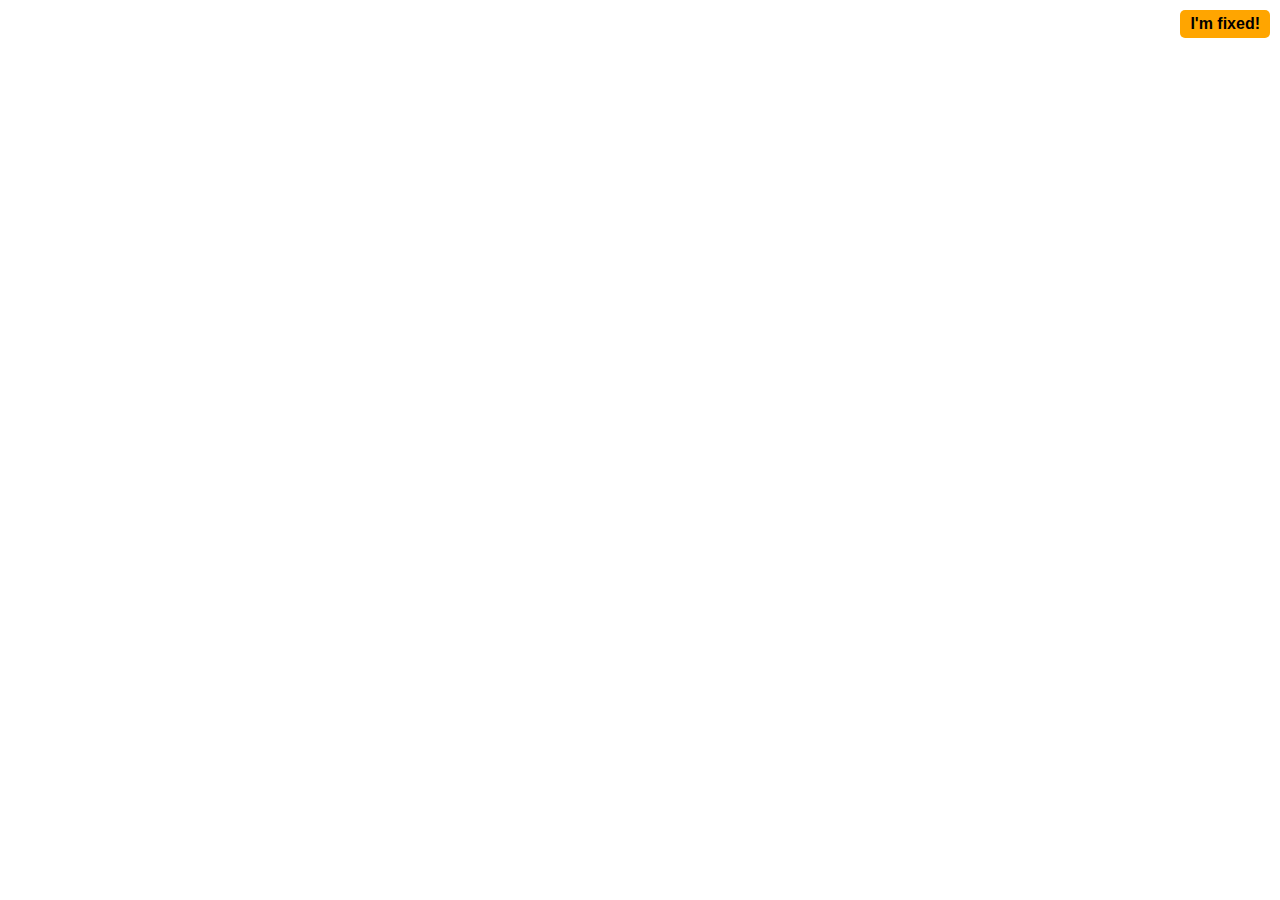
<file: html/CSS Example/index.html>
<!DOCTYPE html>
<html lang="en">
<head>
  <meta charset="UTF-8">
  <meta name="viewport" content="width=device-width, initial-scale=1">
  <title>All CSS Features Example</title>
  <style>
    body {
      margin: 0;
      font-family: Arial, sans-serif;
      height: 100vh;
      display: flex;
      justify-content: center;
      align-items: center;
      transition: background-color 0.5s;
    }

    /* Media Query for responsiveness */
    @media (max-width: 600px) {
      body {
        background-color: lightgray;
      }
    }

    /* Flex container */
    .container {
      display: flex;
      flex-direction: column;
      align-items: center;
      gap: 20px;
    }

    /* Grid layout inside container */
    .grid-container {
      display: grid;
      grid-template-columns: 1fr 2fr;
      gap: 10px;
      width: 300px;
    }

    .grid-item {
      background-color: #ddd;
      padding: 10px;
      text-align: center;
    }

    /* Fixed box (like a badge) */
    .fixed-box {
      position: fixed;
      top: 10px;
      right: 10px;
      background-color: orange;
      padding: 5px 10px;
      font-weight: bold;
      border-radius: 5px;
    }

    /* Button hover + transition */
    button {
      background-color: blue;
      color: white;
      border: none;
      padding: 10px 20px;
      cursor: pointer;
      transition: background-color 0.5s;
    }

    button:hover {
      background-color: red;
    }

    /* Fade-in on load */
    @keyframes fadeIn {
      from { opacity: 0; transform: scale(0.95); }
      to { opacity: 1; transform: scale(1); }
    }

    .animated {
      opacity: 0;
      animation: fadeIn 2s forwards;
    }

    /* Hover animation */
    @keyframes hoverPop {
      0% { transform: scale(1); }
      50% { transform: scale(1.1); }
      100% { transform: scale(1); }
    }

    .hover-animate:hover {
      animation: hoverPop 0.4s ease;
    }
  </style>
</head>
<body>
  <!-- Fixed-position box -->
  <div class="fixed-box">I'm fixed!</div>

  <div class="container animated">
    <h1 class="hover-animate">Welcome</h1>

    <!-- Grid layout -->
    <div class="grid-container">
      <div class="grid-item">1/3 width</div>
      <div class="grid-item">2/3 width</div>
    </div>

    <!-- Button with hover and transition -->
    <button class="hover-animate">Hover Me</button>
  </div>
</body>
</html>
</file>
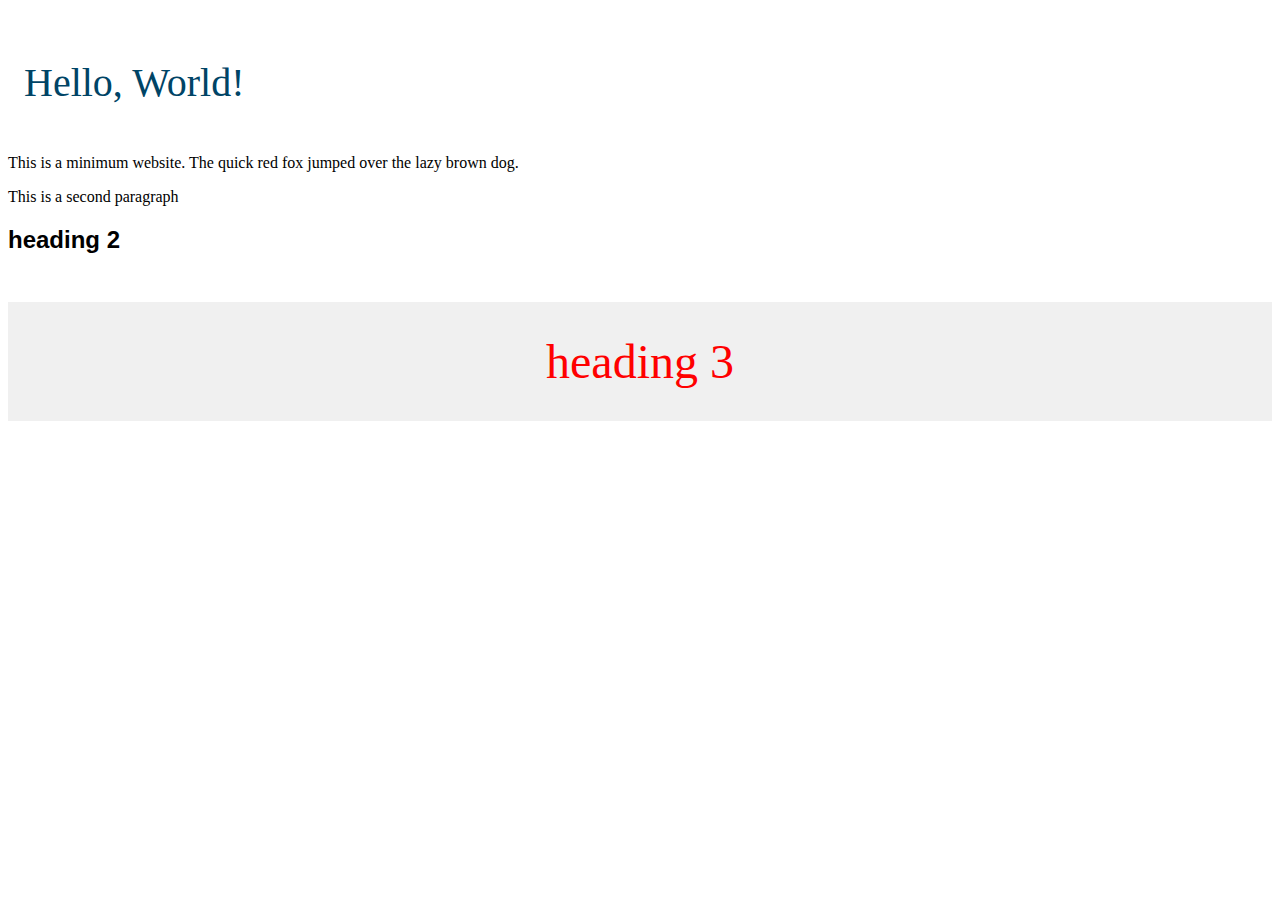
<file: html/Minimum Example/index.html>
<!DOCTYPE html>
<html>
<head>
  <title>Minimum Example</title>
      <link rel="stylesheet" href="style.css" />
</head>
<body>
  <h1>Hello, World!</h1>
  <p>This is a minimum website.  The quick red fox jumped over the lazy brown dog.</p>
  <p>This is a second paragraph</p>
  <h2 style="font-family: Arial, 'Helvetica Neue', Helvetica, sans-serif;">heading 2</h2>
  <h3 class="groovy large center common-background">heading 3</h3>
</body>
</html>
</file>
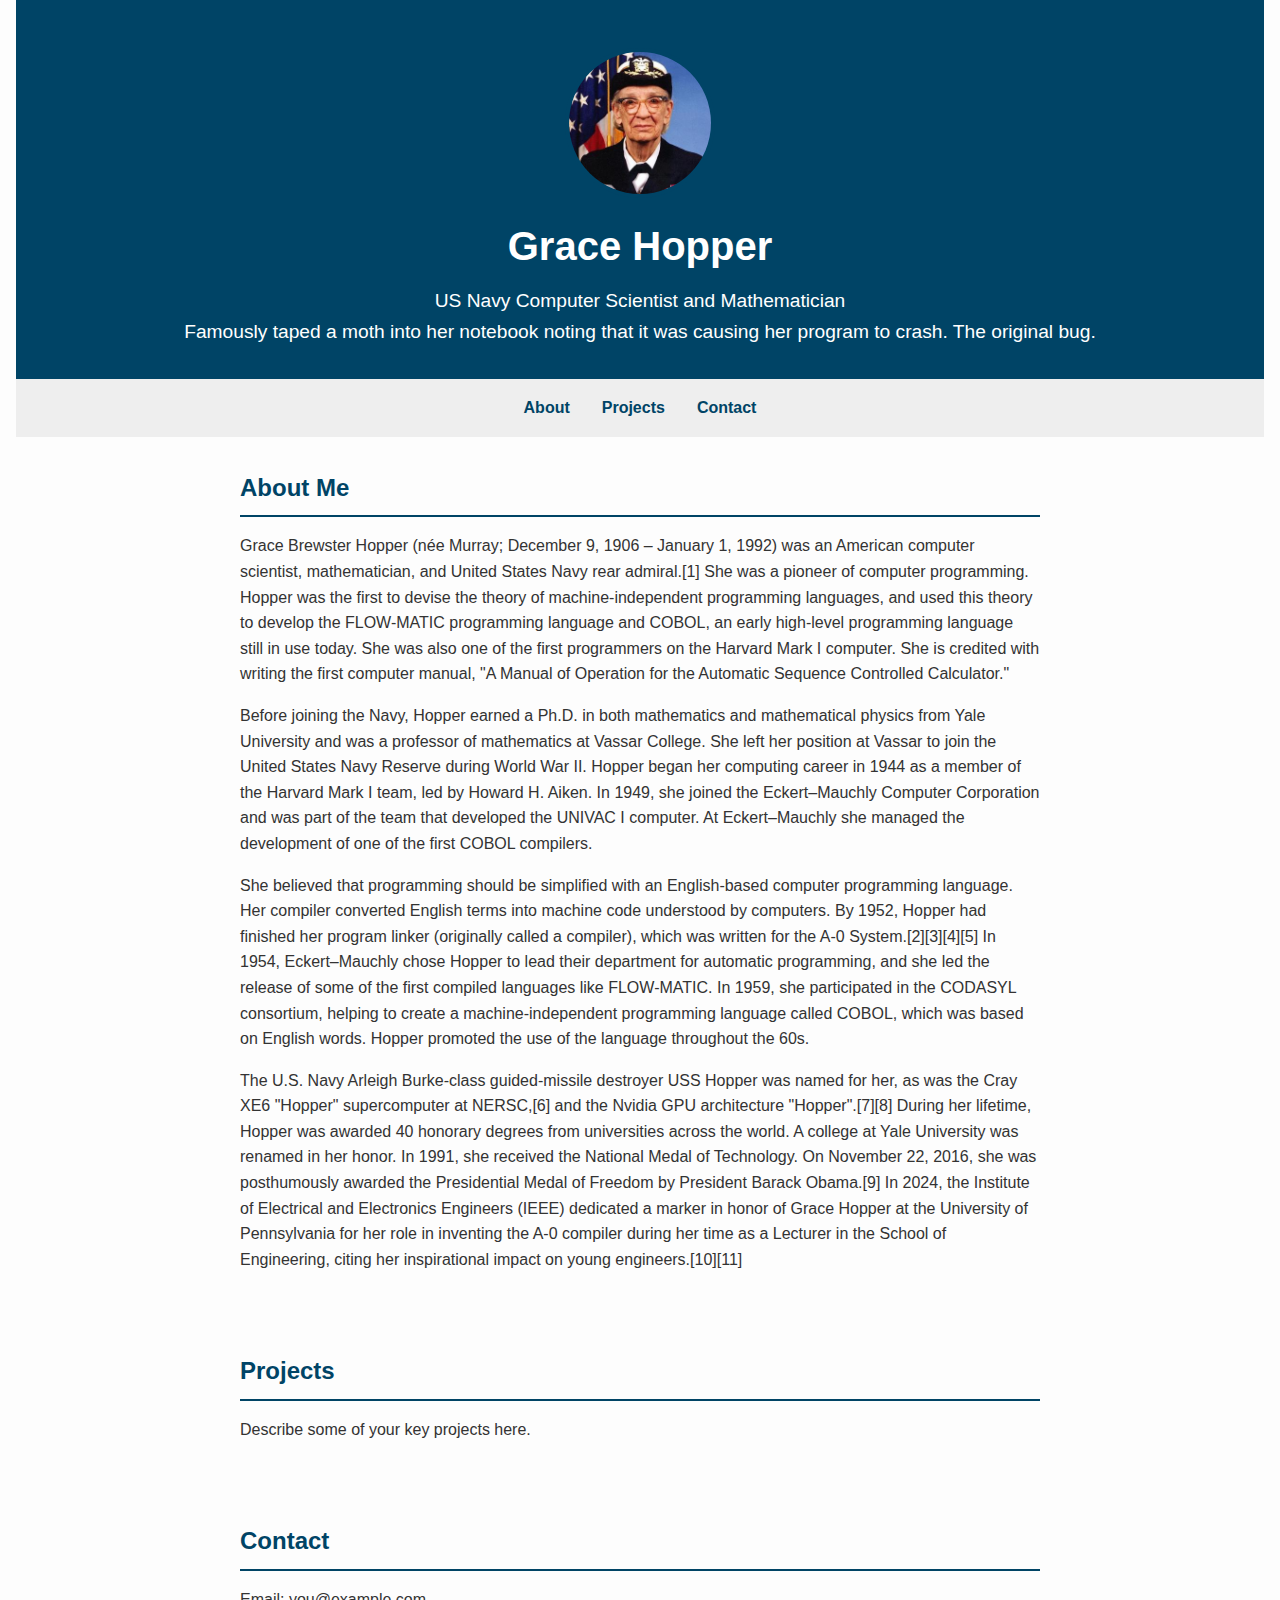
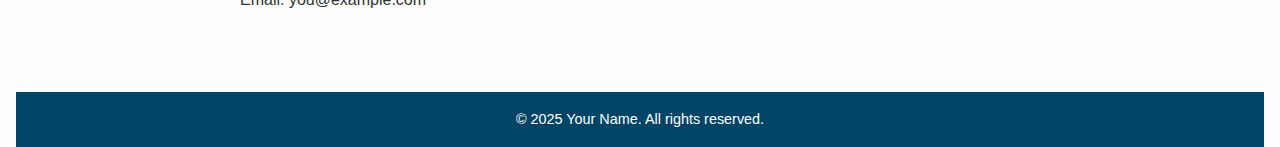
<file: html/Personal Brand/index.html>
<!DOCTYPE html>
<html lang="en">
  <head>
    <meta charset="UTF-8" />
    <meta name="viewport" content="width=device-width, initial-scale=1.0" />
    <title>Personal Brand</title>
    <link rel="stylesheet" href="style.css" />
  </head>
  <body>
    <header>
      <img src="Hopper-3 square.jpg" alt="Your Name" class="profile-photo" />
      <h1>Grace Hopper</h1>
      <p>US Navy Computer Scientist and Mathematician</p>
      <p>
        Famously taped a moth into her notebook noting that it was causing her program to crash.  The original bug.
      </p>
    </header>

    <nav>
      <a href="#about">About</a>
      <a href="#projects">Projects</a>
      <a href="#contact">Contact</a>
    </nav>

    <section id="about">
      <h2>About Me</h2>
      <p>
        Grace Brewster Hopper (née Murray; December 9, 1906 – January 1, 1992)
        was an American computer scientist, mathematician, and United States
        Navy rear admiral.[1] She was a pioneer of computer programming. Hopper
        was the first to devise the theory of machine-independent programming
        languages, and used this theory to develop the FLOW-MATIC programming
        language and COBOL, an early high-level programming language still in
        use today. She was also one of the first programmers on the Harvard Mark
        I computer. She is credited with writing the first computer manual, "A
        Manual of Operation for the Automatic Sequence Controlled Calculator."
      </p>
      <p>
        Before joining the Navy, Hopper earned a Ph.D. in both mathematics and
        mathematical physics from Yale University and was a professor of
        mathematics at Vassar College. She left her position at Vassar to join
        the United States Navy Reserve during World War II. Hopper began her
        computing career in 1944 as a member of the Harvard Mark I team, led by
        Howard H. Aiken. In 1949, she joined the Eckert–Mauchly Computer
        Corporation and was part of the team that developed the UNIVAC I
        computer. At Eckert–Mauchly she managed the development of one of the
        first COBOL compilers.
      </p>
      <p>
        She believed that programming should be simplified with an English-based
        computer programming language. Her compiler converted English terms into
        machine code understood by computers. By 1952, Hopper had finished her
        program linker (originally called a compiler), which was written for the
        A-0 System.[2][3][4][5] In 1954, Eckert–Mauchly chose Hopper to lead
        their department for automatic programming, and she led the release of
        some of the first compiled languages like FLOW-MATIC. In 1959, she
        participated in the CODASYL consortium, helping to create a
        machine-independent programming language called COBOL, which was based
        on English words. Hopper promoted the use of the language throughout the
        60s.
      </p>
      <p>
        The U.S. Navy Arleigh Burke-class guided-missile destroyer USS Hopper
        was named for her, as was the Cray XE6 "Hopper" supercomputer at
        NERSC,[6] and the Nvidia GPU architecture "Hopper".[7][8] During her
        lifetime, Hopper was awarded 40 honorary degrees from universities
        across the world. A college at Yale University was renamed in her honor.
        In 1991, she received the National Medal of Technology. On November 22,
        2016, she was posthumously awarded the Presidential Medal of Freedom by
        President Barack Obama.[9] In 2024, the Institute of Electrical and
        Electronics Engineers (IEEE) dedicated a marker in honor of Grace Hopper
        at the University of Pennsylvania for her role in inventing the A-0
        compiler during her time as a Lecturer in the School of Engineering,
        citing her inspirational impact on young engineers.[10][11]
      </p>
    </section>

    <section id="projects">
      <h2>Projects</h2>
      <p>Describe some of your key projects here.</p>
    </section>

    <section id="contact">
      <h2>Contact</h2>
      <p>Email: you@example.com</p>
    </section>

    <footer>&copy; 2025 Your Name. All rights reserved.</footer>
  </body>
</html>
</file>
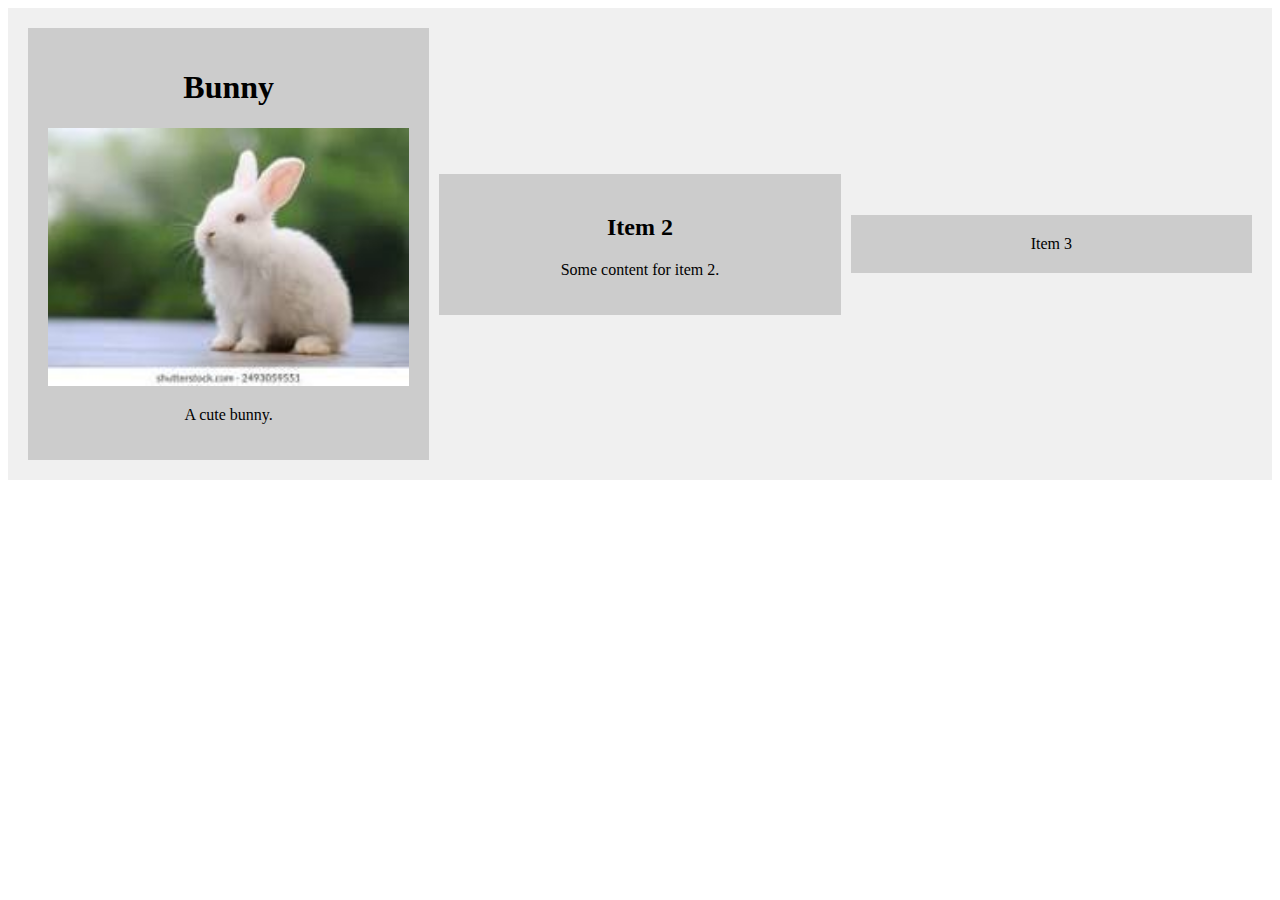
<file: html/Flex/flex.html>
<!DOCTYPE html>
<html>
  <head>
    <style>
      .flex-container {
        display: flex;
        flex-direction: row;
        justify-content: space-around;
        align-items: center;
        gap: 10px;
        background-color: #f0f0f0;
        padding: 20px;
      }
      .flex-item {
        background-color: #ccc;
        padding: 20px;
        flex: 1; /* Makes each item grow equally to fill the space */
        text-align: center;
      }
    </style>
  </head>
  <body>
    <div class="flex-container">
      <div class="flex-item">
        <h1>Bunny</h1>
        <img src="bunny.jpg" alt="Bunny" style="width: 100%; height: auto;" />
        <p>A cute bunny.</p>
      </div>
      <div class="flex-item">
        <h2>Item 2</h2>
        <p>Some content for item 2.</p>
      </div>
      <div class="flex-item">Item 3</div>
    </div>
  </body>
</html>
</file>
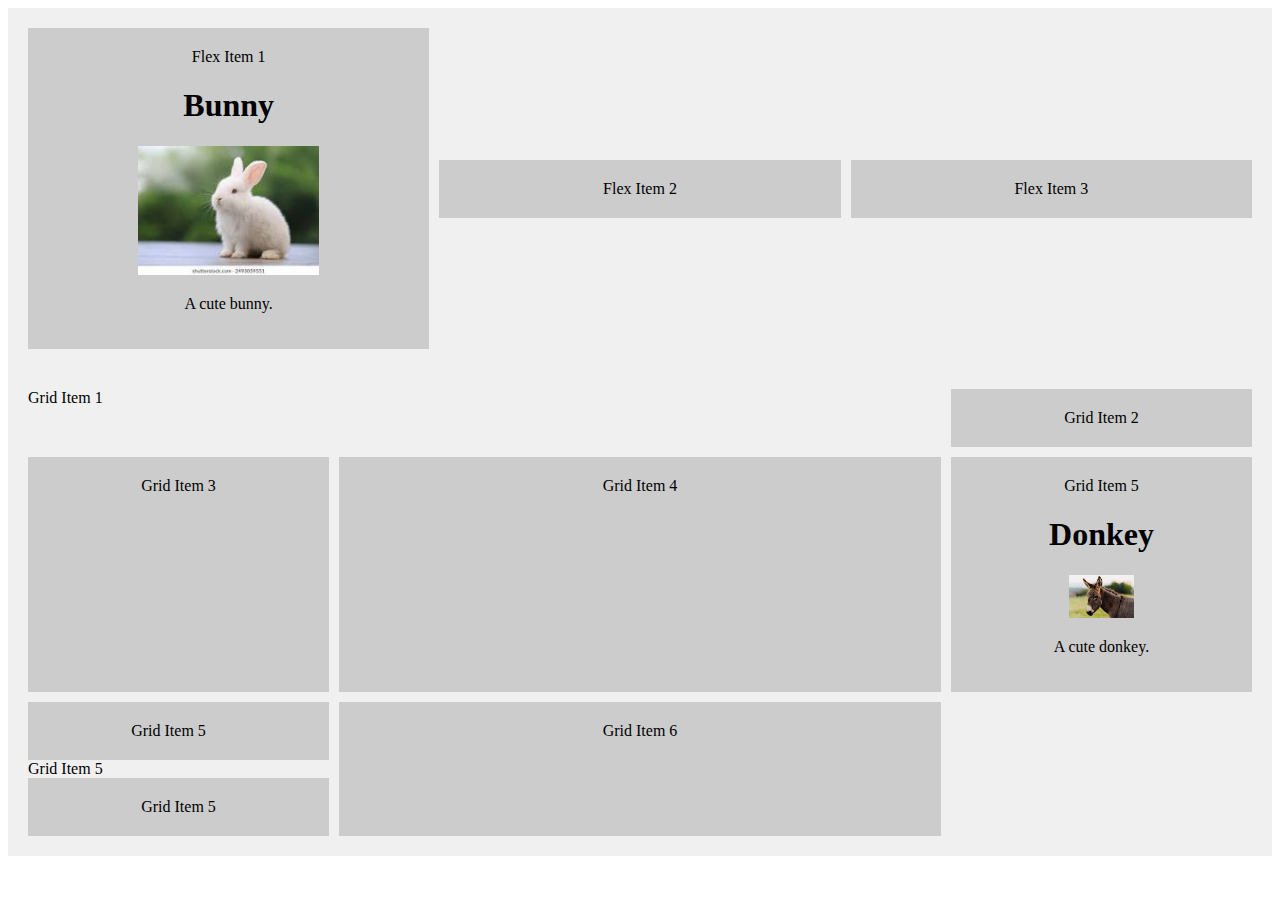
<file: html/Flex/FlexGrid.html>
<!DOCTYPE html>
<html>
  <head>
    <style>
      .flex-container {
        display: flex;
        flex-direction: row;
        justify-content: space-around;
        align-items: center;
        gap: 10px;
        background-color: #f0f0f0;
        padding: 20px;
      }
      .flex-item {
        background-color: #ccc;
        padding: 20px;
        flex: 1; /* Makes each item grow equally to fill the space */
        text-align: center;
      }
            .grid-container {
        display: grid;
        grid-template-columns: 1fr 2fr 1fr;
        grid-template-rows: auto;
        gap: 10px;
        background-color: #f0f0f0;
        padding: 20px;
      }
      .grid-item {
        background-color: #ccc;
        padding: 20px;
        text-align: center;
      }
      .grid-item1 {
        grid-column: span 2; /* Span two columns */
      }
      @media (max-width: 600px) {
        .flex-container {
          flex-direction: column;
          align-items: stretch;
        }
        .grid-container {
          grid-template-columns: 1fr; /* Stack items in a single column */
        }
        .grid-item {
          grid-column: span 1; /* Each item takes full width */
        }
      }
    </style>
  </head>
  <body>
    <div class="flex-container">
      <div class="flex-item">Flex Item 1
        <h1>Bunny</h1>
        <img src="bunny.jpg" alt="Bunny" style="width: 50%; height: auto;" />
        <p>A cute bunny.</p>  
      </div>
      <div class="flex-item">Flex Item 2</div>
      <div class="flex-item">Flex Item 3</div>
    </div>
       <div class="grid-container">
      <div class="grid-item1">Grid Item 1</div>
      <div class="grid-item">Grid Item 2</div>
      <div class="grid-item">Grid Item 3</div>
      <div class="grid-item">Grid Item 4</div>
      <div class="grid-item">Grid Item 5
        <h1>Donkey</h1>
        <img src="donkey.jpg" alt="donkey" style="width: 25%; height: auto;" />
        <p>A cute donkey.</p>
      </div>
      <div class=""grid-container">
      <div class="grid-item" style="margin-left: 0; padding-left: 0;">Grid Item 5</div>
      <div clas="grid-container">Grid Item 5</div>
      <div class="grid-item">Grid Item 5</div>

      </div>
      <div class="grid-item">Grid Item 6</div>
    </div>
  </body>
</html>
</file>
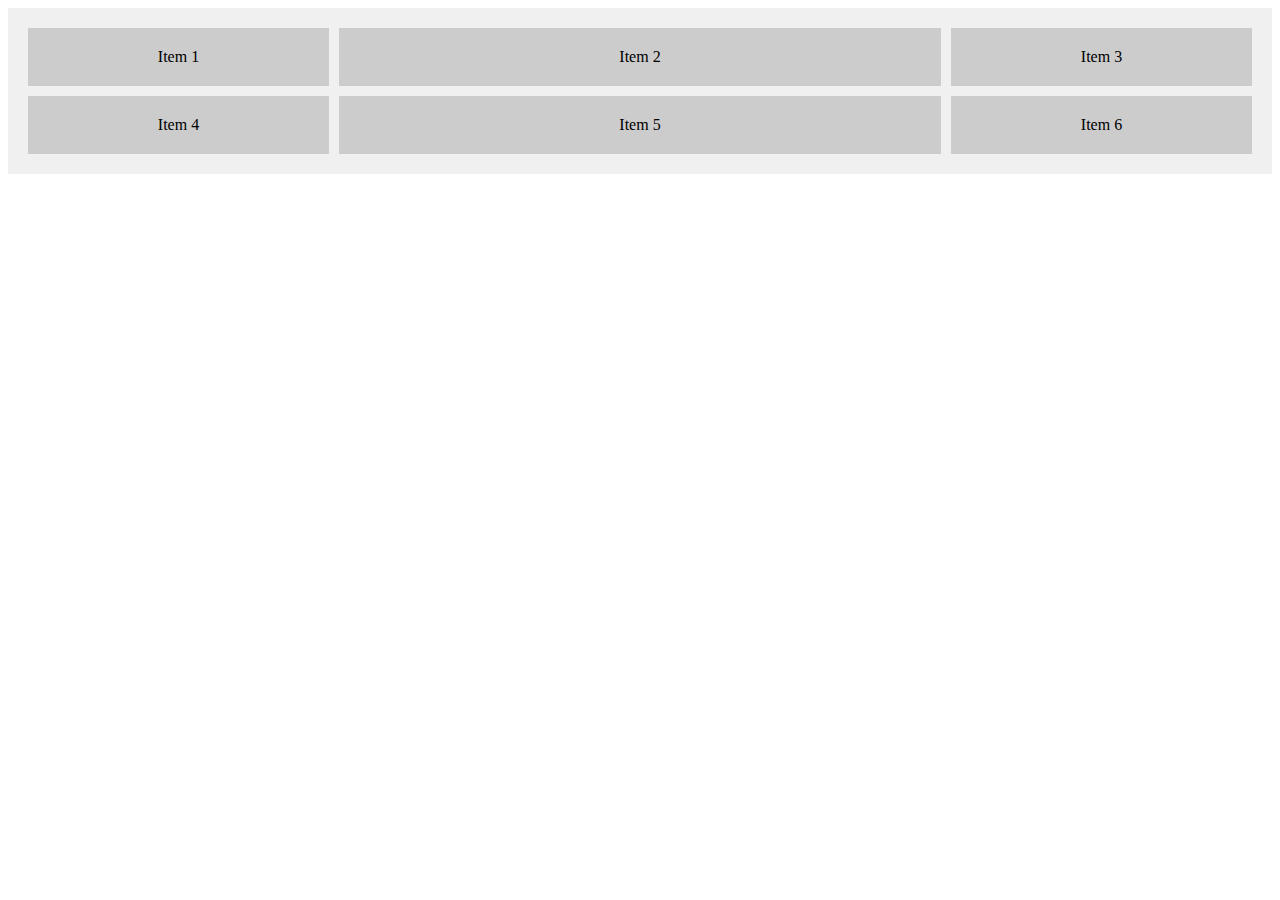
<file: html/Flex/grid.html>
<!DOCTYPE html>
<html>
  <head>
    <style>
      .grid-container {
        display: grid;
        grid-template-columns: 1fr 2fr 1fr;
        grid-template-rows: auto;
        gap: 10px;
        background-color: #f0f0f0;
        padding: 20px;
      }
      .grid-item {
        background-color: #ccc;
        padding: 20px;
        text-align: center;
      }
    </style>
  </head>
  <body>
    <div class="grid-container">
      <div class="grid-item">Item 1</div>
      <div class="grid-item">Item 2</div>
      <div class="grid-item">Item 3</div>
      <div class="grid-item">Item 4</div>
      <div class="grid-item">Item 5</div>
      <div class="grid-item">Item 6</div>
    </div>
  </body>
</html>
</file>
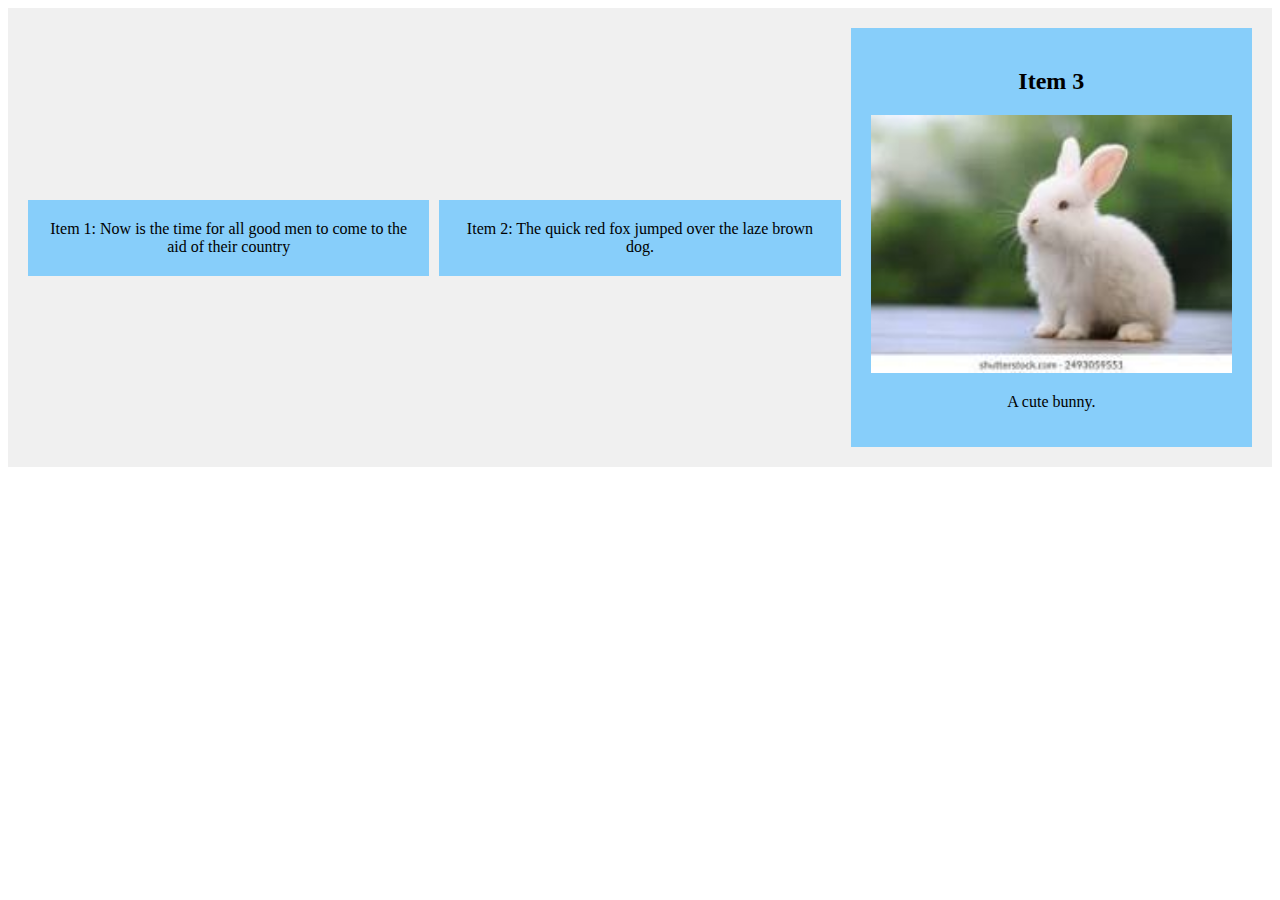
<file: html/Flex/responsive_flex.html>
<!DOCTYPE html>
<html>
  <head>
    <style>
      .flex-container {
        display: flex;
        /* Horizontal row on larger screens */
        flex-direction: row;
        /* Allow wrapping when space is limited */
        flex-wrap: wrap;
        /* Distribute space around items */
        justify-content: space-around;
        /* Center items vertically in the container */
        align-items: center;
        /* Spacing between items */
        gap: 10px;
        /* Background & padding for demo */
        background-color: #f0f0f0;
        padding: 20px;
      }
      .flex-item {
        /* Initial size is 200px, can grow or shrink */
        flex: 1 1 200px;
        background-color: lightskyblue;
        padding: 20px;
        text-align: center;
      }
      @media (max-width: 600px) {
        .flex-container {
          /* Stack items vertically on small screens */
          flex-direction: column;
          align-items: stretch;
        }
      }
    </style>
  </head>
  <body>
    <div class="flex-container">
      <div class="flex-item">Item 1: Now is the time for all good men to come to the aid of their country</div>
      <div class="flex-item">Item 2: The quick red fox jumped over the laze brown dog.</div>
      <div class="flex-item">
        <h2>Item 3</h2>
        <img src="bunny.jpg" alt="Bunny" style="width: 100%; height: auto;" />
        <p>A cute bunny.</p>
      </div>
    </div>
  </body>
</html>
</file>
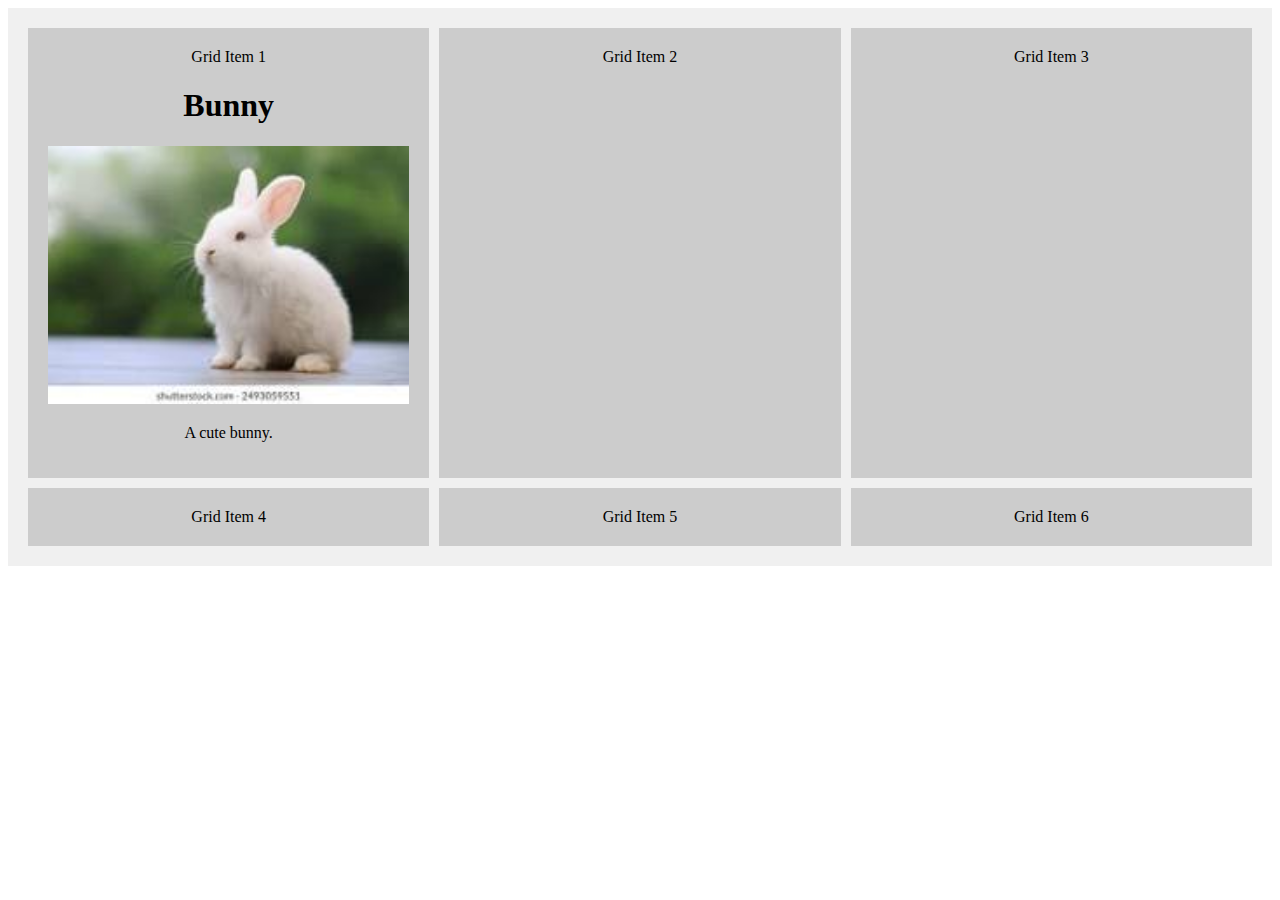
<file: html/Flex/responsive_grid.html>
<!DOCTYPE html>
<html>
  <head>
    <style>
      .grid-container {
        display: grid; /* become a grid */
        grid-template-columns: 1fr 1fr 1fr; /* 3 columns by default */
        gap: 10px;
        background-color: #f0f0f0;
        padding: 20px;
      }
      .grid-item {
        background-color: #ccc;
        padding: 20px;
        text-align: center;
      }

      @media (max-width: 600px) {
        .grid-container {
          /* On smaller screens, switch to a single column */
          grid-template-columns: 1fr;
        }
      }
    </style>
  </head>
  <body>
    <div class="grid-container">
      <div class="grid-item">Grid Item 1
        <h1>Bunny</h1>
        <img src="bunny.jpg" alt="Bunny" style="width: 100%; height: auto;" />
        <p>A cute bunny.</p>
      </div>
      <div class="grid-item">Grid Item 2</div>
      <div class="grid-item">Grid Item 3</div>
      <div class="grid-item">Grid Item 4</div>
      <div class="grid-item">Grid Item 5</div>
      <div class="grid-item">Grid Item 6</div>
    </div>
  </body>
</html>
</file>
<file: html/Minimum Example/style.css>
h1 {
  font-size: 2.5rem;
  margin-bottom: 0.5rem;
  font-weight: 300;
  color: #004466;
  padding: 2rem 1rem;

}

.groovy {
  font-size: 1.5rem;
  margin-bottom: 0.5rem;
  font-weight: 300;
  color: red;
  padding: 2rem 1rem;
}

.large {
  font-size: 48px;
}

.center {
  text-align: center;
}

.common-background {
  background-color: #f0f0f0;
}
</file>
<file: html/Personal Brand/style.css>
/* Reset some default styles */
* {
  margin: 0;
  padding: 0;
  box-sizing: border-box;
}

body {
  font-family: 'Segoe UI', Tahoma, Geneva, Verdana, sans-serif;
  background-color: #fdfdfd;
  color: #333;
  line-height: 1.6;
  padding: 0 1rem;
}

header {
  background-color: #004466;
  color: #fff;
  padding: 2rem 1rem;
  text-align: center;
}

header h1 {
  font-size: 2.5rem;
  margin-bottom: 0.5rem;
}

header p {
  font-size: 1.2rem;
  font-weight: 300;
}

nav {
  display: flex;
  justify-content: center;
  background-color: #eee;
  padding: 1rem;
  gap: 2rem;
}

nav a {
  text-decoration: none;
  color: #004466;
  font-weight: bold;
}

nav a:hover {
  color: #0088cc;
}

section {
  padding: 2rem 0;
  max-width: 800px;
  margin: 0 auto;
}

section h2 {
  color: #004466;
  margin-bottom: 1rem;
  border-bottom: 2px solid #004466;
  padding-bottom: 0.5rem;
}

section p {
  margin-bottom: 1rem;
}

footer {
  text-align: center;
  background-color: #004466;
  color: #fff;
  padding: 1rem;
  margin-top: 2rem;
  font-size: 0.9rem;
}

img.profile-photo {
  max-width: 150px;
  border-radius: 50%;
  display: block;
  margin: 1rem auto;
  border: 4px solid #004466;
}
</file>
